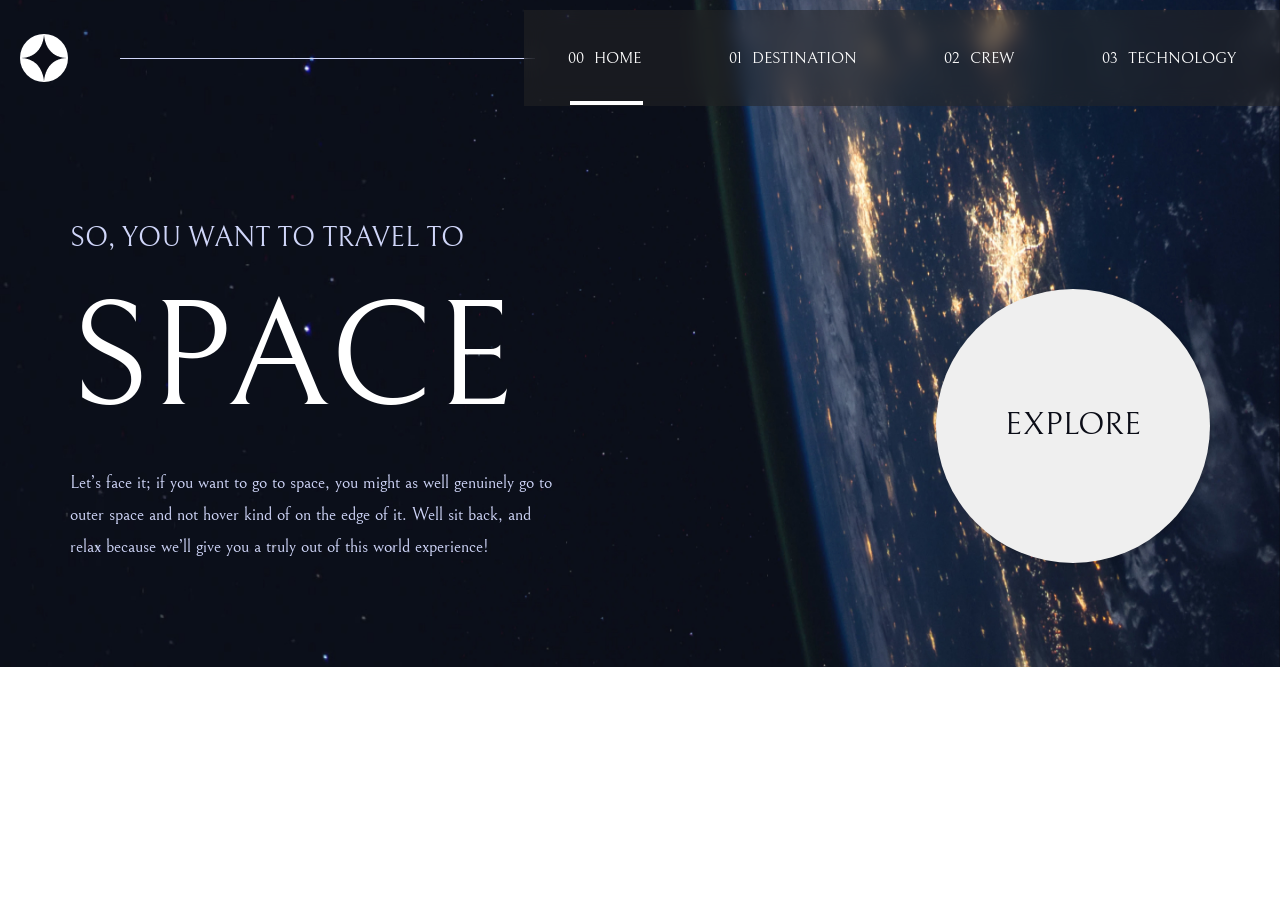
<file: index.html>
<!DOCTYPE html>
<html lang="en">
<head>
    <meta charset="UTF-8">
    <meta http-equiv="X-UA-Compatible" content="IE=edge">
    <meta name="viewport" content="width=device-width, initial-scale=1.0">
    <!--main css file-->
    <link rel="stylesheet" href="styles/master.css">
    <!--normalize css file-->
    <link rel="stylesheet" href="styles/normalize.css">
    <!--fontawosme css file-->
    <link rel="stylesheet" href="styles/all.min.css"> 
    <link rel="stylesheet" href="https://cdnjs.cloudflare.com/ajax/libs/font-awesome/4.7.0/css/font-awesome.min.css">
    <!--google font-->
    <link rel="preconnect" href="https://fonts.googleapis.com">
    <link rel="preconnect" href="https://fonts.gstatic.com" crossorigin>
    <link href="https://fonts.googleapis.com/css2?family=Bellefair&display=swap" rel="stylesheet">
    <link rel="preconnect" href="https://fonts.googleapis.com">
    <link rel="preconnect" href="https://fonts.gstatic.com" crossorigin>
    <link href="https://fonts.googleapis.com/css2?family=Barlow:wght@100;200;300;400&display=swap" rel="stylesheet">
    <title>Space X</title>
</head>
<body>
    <div class="landing-page">
        <nav>
            <div class="left-side">
                <div class="logo">
                    <div class="cricle"></div>
                    <img src="img/Path.png" alt="">
                </div>
            </div>
            <div class="midlle-side">
                <hr>
            </div>
            <div class="right-side">
                <ul>
                    <li><a  href="index.html">00 HOME</a><a class="hr" href="index.html"><hr></a></li>
                    <li><a  href="destination.html">01 DESTINATION</a><a class="hr" href="destination.html"><hr></a></li>
                    <li><a  href="crew.html"> 02 CREW</a> <hr class="hr3"></li>
                    <li><a  href="technology.html">03 TECHNOLOGY</a><hr class="hr4"></li>                
                </ul>
            </div>
            <div class="icon-list">
                <a onclick="actoin2();" id="list" href="#">
                    <div class="icon"></div>
                    <div class="icon"></div>
                    <div class="icon"></div>
                </a>
            </div>
            <div class="side-lise">
                <a onclick="exit();" class="exit" href="#">&#x2715</a>
                <ul class="side-ul">
                    <li>
                        <ul class="sub-menu">
                            <li><a href="index.html">00 HOME</a></li>
                            <li><a href="destination.html">01 DESTINATION</a></li>
                            <li><a href="crew.html">02 CREW</a></li>
                            <li><a href="technology.html">03 TECHNOLOGY</a></li>
                        </ul>
                    </li>
                </ul>
                
            </div>
        </nav>
        <div class="container">
            <div class="landing-content">
                <div class="content-box">
                    <p class="frist-p">SO, YOU WANT TO TRAVEL TO</p>
                    <h1>SPACE</h1>
                    <p class="second-p">
                        Let’s face it; if you want to go to space,
                        you might as well genuinely go to outer space and not hover
                        kind of on the edge of it. Well sit back, and relax because
                        we’ll give you a truly out of this world experience!
                    </p>
                </div>
            </div>
            <div class="down-sec">
                <button>EXPLORE</button>
                <div class="landing-button">
                    
                </div>
            </div>
        </div>
    </div>
    <script src="scripts/main.js"></script>
</body>
</html>
</file>
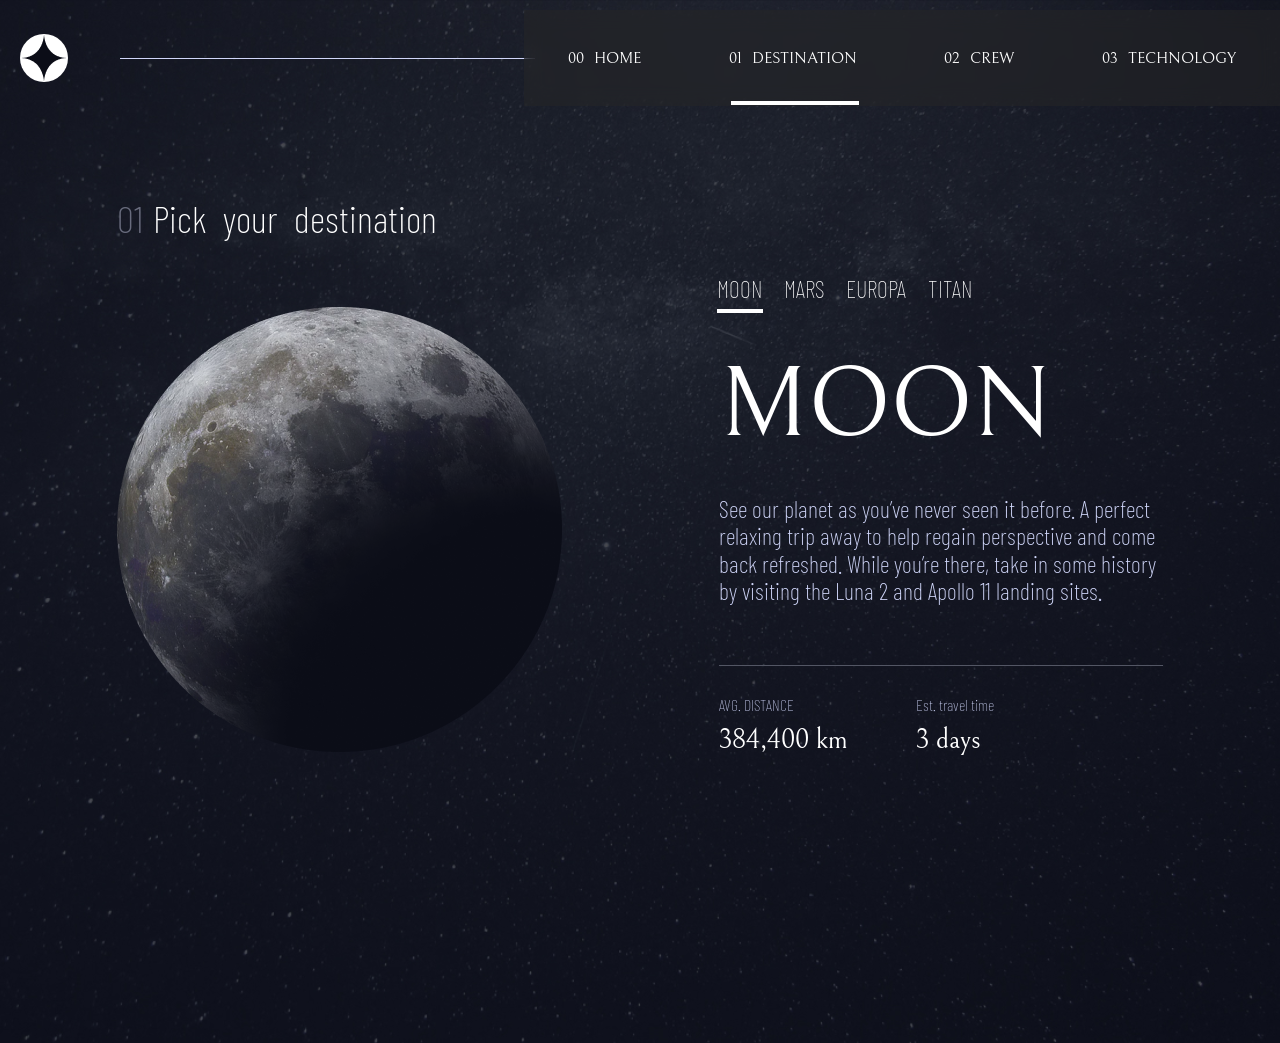
<file: destination.html>
<!DOCTYPE html>
<html lang="en">
<head>
    <meta charset="UTF-8">
    <meta http-equiv="X-UA-Compatible" content="IE=edge">
    <meta name="viewport" content="width=device-width, initial-scale=1.0">
    <!--main css file-->
    <link rel="stylesheet" href="styles/master.css">
    <!--normalize css file-->
    <link rel="stylesheet" href="styles/normalize.css">
    <!--fontawosme css file-->
    <link rel="stylesheet" href="styles/all.min.css"> 
    <link rel="stylesheet" href="https://cdnjs.cloudflare.com/ajax/libs/font-awesome/4.7.0/css/font-awesome.min.css">
    <!--google font-->
    <link rel="preconnect" href="https://fonts.googleapis.com">
    <link rel="preconnect" href="https://fonts.gstatic.com" crossorigin>
    <link href="https://fonts.googleapis.com/css2?family=Bellefair&display=swap" rel="stylesheet">
    <link rel="preconnect" href="https://fonts.googleapis.com">
    <link rel="preconnect" href="https://fonts.gstatic.com" crossorigin>
    <link href="https://fonts.googleapis.com/css2?family=Barlow:wght@100;200;300;400&display=swap" rel="stylesheet">
    <link rel="preconnect" href="https://fonts.googleapis.com">
    <link rel="preconnect" href="https://fonts.gstatic.com" crossorigin>
    <link href="https://fonts.googleapis.com/css2?family=Barlow+Condensed:wght@100;200;300;400;500;600;700&family=Barlow:wght@100;200;300;400&display=swap" rel="stylesheet">
    <title>Space X</title>
</head>
<body>
    <div class="landing-page destination">
        <nav>
            <div class="left-side">
                <div class="logo">
                    <div class="cricle"></div>
                    <img src="img/Path.png" alt="">
                </div>
            </div>
            <div class="midlle-side">
                <hr>
            </div>
            <div class="right-side">
                <ul>
                    <li><a  href="index.html">00 HOME</a><a class="hr" href="index.html"><hr></a></li>
                    <li><a  href="destination.html">01 DESTINATION</a><a class="hr" href="destination.html"><hr></a></li>
                    <li><a  href="crew.html"> 02 CREW</a><a class="hr" href="crew.html"><hr></a></li>
                    <li><a  href="technology.html">03 TECHNOLOGY</a><a class="hr" href="technology.html"><hr></a></li>                
                </ul>
            </div>
            <div class="icon-list">
                <a onclick="actoin2();" id="list" href="#">
                    <div class="icon"></div>
                    <div class="icon"></div>
                    <div class="icon"></div>
                </a>
            </div>
            <div class="side-lise">
                <a onclick="exit();" class="exit" href="#">&#x2715</a>
                <ul class="side-ul">
                    <li>
                        <ul class="sub-menu">
                            <li><a href="index.html">00 HOME</a></li>
                            <li><a href="destination.html">01 DESTINATION</a></li>
                            <li><a href="crew.html">02 CREW</a></li>
                            <li><a href="technology.html">03 TECHNOLOGY</a></li>
                        </ul>
                    </li>
                </ul>
                
            </div>
        </nav>
        <div class="slider-container">
            <div class="detination-navbar">
                <ul>
                    <li><a class="frist-a" data-index="1" href="#MOON">MOON</a> <a class="hr" href="#MOON"><hr></a></li>
                    <li><a class="frist-a" data-index="2" href="#MARS">MARS</a><a class="hr" href="#MARS"><hr></a></li>
                    <li><a class="frist-a" data-index="3" href="#EUROPA">EUROPA</a><a class="hr" href="#EUROPA"><hr></a></li>
                    <li><a class="frist-a" data-index="4"  href="#TITAN">TITAN</a><a class="hr" href="#TITAN"><hr></a></li>
                </ul>
            </div>
            <div class="container ">
                <div class="destination-left-side">
                    <p><span class="number">01</span>Pick your destination</p>
                    <img src="img/moon.png" alt="">
                </div>
                <div class="destination-right-side">
                    <div class="cards-container">
                        <div class="card">
                            <div class="content-box">
                                <h1>MOON</h1>
                                <p>
                                    See our planet as you’ve never seen it before.
                                    A perfect relaxing trip away to help regain
                                    perspective and come back refreshed. While you’re
                                    there, take in some history by visiting the Luna 2
                                    and Apollo 11 landing sites.
                                </p>
                            </div>
                            <div class="middle">
                                <hr class="card-hr">
                            </div>
                            <div class="number-box">
                                <div class="number-card">
                                    <p class="header">AVG. DISTANCE</p>
                                    <p class="describtion">384,400 km</p>
                                </div>
                                <div class="number-card">
                                    <p class="header">Est. travel time</p>
                                    <p class="describtion">3 days</p>
                                </div>
                            </div>
                        </div>
                    </div>
                </div>
            </div>
            <div class="container ">
                <div class="destination-left-side">
                    <p><span class="number">01</span>Pick your destination</p>
                    <img src="img/mars.png" alt="">
                </div>
                <div class="destination-right-side">
                    <div class="cards-container">
                        <div class="card">
                            <div class="content-box">
                                <h1>MARS</h1>
                                <p>
                                    Don’t forget to pack your hiking boots. You’ll 
                                    need them to tackle Olympus Mons, the tallest planetary
                                    mountain in our solar system. It’s two and a half times
                                    the size of Everest!
                                </p>
                            </div>
                            <div class="middle">
                                <hr class="card-hr">
                            </div>
                            <div class="number-box">
                                <div class="number-card">
                                    <p class="header">AVG. DISTANCE</p>
                                    <p class="describtion">225 MIL. km</p>
                                </div>
                                <div class="number-card">
                                    <p class="header">Est. travel time</p>
                                    <p class="describtion">9 months</p>
                                </div>
                            </div>
                        </div>
                    </div>
                </div>
            </div>
            <div class="container ">
                <div class="destination-left-side">
                    <p><span class="number">01</span>Pick your destination</p>
                    <img src="img/EUROPA.png" alt="">
                </div>
                <div class="destination-right-side">
                    <div class="cards-container">
                        <div class="card">
                            <div class="content-box">
                                <h1>EUROPA</h1>
                                <p>
                                    The smallest of the four Galilean moons orbiting
                                    Jupiter, Europa is a winter lover’s dream. With
                                    an icy surface, it’s perfect for a bit of ice skating,
                                    curling, hockey, or simple relaxation in your snug wintery cabin.
                                </p>
                            </div>
                            <div class="middle">
                                <hr class="card-hr">
                            </div>
                            <div class="number-box">
                                <div class="number-card">
                                    <p class="header">AVG. DISTANCE</p>
                                    <p class="describtion">628 MIL. km</p>
                                </div>
                                <div class="number-card">
                                    <p class="header">Est. travel time</p>
                                    <p class="describtion">3 years</p>
                                </div>
                            </div>
                        </div>
                    </div>
                </div>
            </div>
            <div class="container ">
                <div class="destination-left-side">
                    <p><span class="number">01</span>Pick your destination</p>
                    <img src="img/TITAN.png" alt="">
                </div>
                <div class="destination-right-side">
                    <div class="cards-container">
                        <div class="card">
                            <div class="content-box">
                                <h1>TITAN</h1>
                                <p>
                                    The only moon known to have a dense atmosphere other
                                    than Earth, Titan is a home away from home 
                                    (just a few hundred degrees colder!). As a bonus, you
                                    get striking views of the Rings of Saturn.
                                </p>
                            </div>
                            <div class="middle">
                                <hr class="card-hr">
                            </div>
                            <div class="number-box">
                                <div class="number-card">
                                    <p class="header">AVG. DISTANCE</p>
                                    <p class="describtion">1.6 BIL. km</p>
                                </div>
                                <div class="number-card">
                                    <p class="header">Est. travel time</p>
                                    <p class="describtion">7 years</p>
                                </div>
                            </div>
                        </div>
                    </div>
                </div>
            </div>
        </div>
    <script src="scripts/main.js"></script>
</body>
</file>
<file: styles/master.css>
/** global rules **/
* {
    -webkit-box-sizing: border-box;
    -moz-box-sizing: border-box;
    box-sizing: border-box;
    margin: 0;
    padding: 0;
}
:root{
    --main-background-color: #0B0D17;
    --main-text-color: #FFFFFF;
    --second-text-color: #D0D6F9;
}
html{
    scroll-behavior: smooth;
}
body{
    font-family: 'Bellefair';
}
ul{
    list-style: none;
    padding: 0;
    margin: 0;
}
ul a{
    text-decoration: none;

}
hr{
    border: none;
}
.container {
    padding-left: 15px;
    padding-right: 15px;
    margin-left: auto;
    margin-right: auto;
}
  /* Small */
@media (min-width: 768px) {
    .container {
    width: 750px;
    }
}
  /* Medium */
@media (min-width: 992px) {
    .container {
    width: 970px;
    }
}
  /* Large */
@media (min-width: 1200px) {
    .container {
    width: 1170px;
    }
}
/* navbar */
.landing-page{
    position: relative;
    width: 100%;
    overflow: hidden;
    height: 667px;
}

.landing-page::before {
    content: "";
    position: absolute;
    top: 0;
    left: 0px;
    background-image: url('../img/Bitmap.jpg'); 
    background-size: cover; 
    background-position: center;
    width: 100%;
    height: 100%;
    z-index: -1; 
}
nav{
    display: flex;
    justify-content: space-between;
    align-items: flex-start;
    height: 96px;
    padding: 10px 0 0 20px;
    position: relative;
}
.left-side{
    height: 96px;
    display: flex;
    align-items: center;
    justify-content: center;
}
.logo{
    position: relative;
}
.left-side img{
    position: absolute;
    left: 0;
    top: 0;
}
.cricle{
    width: 48px;
    height: 48px;
    background-color: var(--main-text-color);
    border-radius: 25px;
}
.midlle-side{
    display: flex;
    flex-direction: column;
    justify-content: center;
    align-items: flex-start;
    height: 96px;
    width: 33%;
    margin-right: -5%;
}
.midlle-side hr{
    border-top: solid 1px #D0D6F9;
    width: 100%;
    flex-shrink: 0;
}
.right-side{
    width: 60%;
    height: 96px;
    display: flex;
    flex-direction: column;
    justify-content: center;
    position: relative;
    z-index: 999;
}
.right-side::before{
    content: "";
    position: absolute;
    top: 0;
    left: 0;
    width: 100%;
    height: 100%;
    background-color: rgba(39, 38, 38, 0.5); 
    background-size: cover;
    background-position: center;
    backdrop-filter: blur(10px);
    z-index: -1;
}
.right-side ul{
    display: flex;
    justify-content: space-around;
    width: 100%;
}
.right-side ul li{
    height: 50%;
    display: flex;
    flex-direction: column;
    justify-content: space-between;
    align-items: center;
    position: relative;
    cursor: pointer;
}
.right-side ul li .hr{
    width: 0;
    border-top: solid 4px var(--second-text-color);
    position: absolute;
    bottom: -47px;
    transition:  0.2s ease; 
    text-align: center;
    margin-left: 5%;
}
.right-side ul li .active{
    width: 100%;
    border-top: solid 4px var(--main-text-color);
    position: absolute;
    bottom: -47px;
    transition:  0.2s ease; 
    display: flex;
    margin-left: 5px;
}
.right-side ul li:hover .hr{
    width: 100%;
}
.right-side ul li a{
    color: var(--main-text-color);
    word-spacing: 6px;
    font-size: 16px;
}
.side-lise{
    height: 1024px;
    display: none;
    flex-direction: column;
    justify-content: center;
    position: relative;
    width: 80%;
    padding-left: 30px;
    z-index: 999;
}
.side-lise::before{
    content: "";
    position: absolute;
    top: 0;
    left: 0;
    width: 100%;
    height: 100%;
    background-color: rgba(39, 38, 38, 0.5); 
    background-size: cover;
    background-position: center;
    backdrop-filter: blur(10px);
    z-index: -1;
}
.side-lise .exit{
    display: flex;
    justify-content: center;
    font-size: 30px;
    width: 25px;
    height: 25px;
    color: var(--second-text-color);
    text-decoration: none;
    position: absolute;
    top: 5%;
    right: 10%;
}
.icon-list{
    position: absolute;
    right: 20px;
    top: 40px;
    display: none;
    

}
.icon{
    width: 28px;
    height: 5px;
    background-color: var(--main-text-color);
    margin-bottom: 5px;
    border-radius: 14px;
}
.side-lise .side-ul{
    height: 68%;
}
.side-lise .sub-menu{
    display: flex;
    flex-direction: column;
    justify-content: space-around;
    align-items: flex-start;
    width: 100%;
    height: 230px;
    margin-bottom: 70%;

}
.side-lise .sub-menu li a{
    color: var(--main-text-color);
    word-spacing: 6px;
    font-size: 16px;
}


@media (max-width: 880px){
    .midlle-side {
        width: 30%;
        margin-right: -5%;
    }
}
@media (max-width: 768px){

    .landing-page::before {
        content: "";
        position: absolute;
        top: -2px;
        left: 0;
        background-image: url('../img/Bitmap-2.jpg'); 
        background-size: cover; 
        background-position: center;
        width: 100%;
        height: 100%;
        z-index: -1; 
    }
    nav{
        padding-top: 0;
    }
    .midlle-side hr{
        display: none;
    }
    .right-side ul{
        padding: 0 10px 0 0;
    }
    .right-side ul li a{
        font-size: 14px;
    }
}
@media (max-width: 630px){
    .right-side ul li a{
        font-size: 12px;
    }
}
@media (max-width: 568px){
    .right-side{
        display: none;
    }
    .icon-list{
        display: block;
    }

    .side-lise ul .sub-menu{
        width: 254px;
    }
}
/* landing page */
.landing-page .container{
    display: flex;
    justify-content: space-between;
    align-items: flex-end;   
    height: 70%; 
}
.landing-page .container .landing-content{
    width: 50%;
}

.landing-page .container .landing-content .content-box .frist-p{
    color: var(--second-text-color);
    font-size: 28px;
}
.landing-page .container .landing-content .content-box h1{
    color: var(--main-text-color);
    font-size: 150px;
    margin: 20px 0 20px;
    font-weight: 400;
}
.landing-page .container .landing-content .content-box .second-p{
    color: var(--second-text-color);
    font-size: 18px;
    width: 85%;
    line-height: 32px;
}
.landing-page .container .down-sec{

    position: relative;
    display: flex;
    flex-direction: column;
    align-items: center;
    justify-content: center;
}
.landing-page .container .landing-button{
    width: 0;
    height: 0;
    border-radius: 207px;
    background-color: rgba(97, 97, 97, 0.7);
    transition: 0.4s ease;
    position: absolute;
    z-index: -1;
}

.landing-page .container button{
    width: 274px;
    height: 274px;
    border: none;
    border-radius: 137px;
    color: var(--main-background-color);
    font-size: 32px;
    font-weight: 100;
    cursor: pointer;
    box-shadow: 2px 2px 4px rgba(0, 0, 0, 0.15);
}
.landing-page .container .down-sec:hover .landing-button{
    width: 384px;
    height: 384px;
}
@media (max-width: 768px){
    .landing-page{
        height: 1024px;
    }
    .landing-page .container{
        display: flex;
        flex-direction: column;
        justify-content: space-between;
        align-items: center;   
        height: 70%; 
    }
    .landing-page .container .landing-content{
        display: flex;
        flex-direction: column;
        justify-content: center;
        align-items: center;
        height: 50%;
        width: 50%;
        margin-top: 10%;
        margin-bottom: 10%;
    }
    .landing-page .container .landing-content .content-box .frist-p{
        font-size: 20px;
        text-align: center;
    }
    .landing-page .container .landing-content .content-box h1{
        letter-spacing: 4px;
        margin: 15px 0 15px;
        font-weight: 400;
    }
    .landing-page .container .landing-content .content-box .second-p{
        font-size: 16px;
        line-height: 32px;
        text-align: center;
        width: 100%;
    }
    .landing-page .container .down-sec{
        margin-bottom: -30%;
        height: 50%;
        width: 50%;
    }
    .landing-page .container button{
        width: 242px;
        height: 242px;
        border-radius: 121px;
        font-size: 32px;
    }
    .landing-page .container .down-sec:hover .landing-button{
        width: 334px;
        height: 334px;
        border-radius: 167px;
    }
}
@media (max-width: 568px){
    .landing-page .container .landing-content .content-box h1{
        font-size: 100px;
        margin: 30px 0 30px;
    }
    .landing-page .container .landing-content .content-box .second-p{
        font-size: 15px;
        width: 150%;
        margin-left: -23%;
    }
    .landing-page .container .down-sec{
        margin-bottom: -25%;
    }
    .landing-page .container button{
        width: 220px;
        height: 220px;
        border-radius: 110px;
        font-size: 32px;
    }
    .landing-page .container .down-sec:hover .landing-button{
        width: 334px;
        height: 334px;
        border-radius: 167px;
    }
}
@media (max-width: 568px){
    .landing-page .container .landing-content .content-box .second-p{
        font-size: 15px;
        width: 130%;
        margin-left: -13%;
    }
}
@media (max-width: 428px){
    .landing-page .container .landing-content .content-box .frist-p{
        font-size: 16px;
    }
    .landing-page .container .landing-content .content-box h1{
        font-size: 80px;
        margin: 30px 0 30px;
    }
    .landing-page .container .landing-content .content-box .second-p{
        font-size: 15px;
        width: 130%;
        margin-left: -14.5%;
    }
    .landing-page .container button{
        width: 190px;
        height: 190px;
        border-radius: 95px;
        font-size: 20px;
    }
    .landing-page .container .down-sec:hover .landing-button{
        width: 300px;
        height: 300px;
        border-radius: 150px;
    }
}
@media (max-width: 368px){
    .landing-page .container .landing-content .content-box .second-p{
        font-size: 15px;
        width: 110%;
        margin-left: -5%;
    }
    .landing-page .container button{
        width: 150px;
        height: 150px;
        border-radius: 75px;
        font-size: 20px;
    }
    .landing-page .container .down-sec:hover .landing-button{
        width: 280px;
        height: 280px;
        border-radius: 140px;
    }
}
/* destination page */
.destination{
    position: relative;
    width: 100%;
    overflow: hidden;
    height: 100%;
}

.destination::before {
    content: "";
    position: absolute;
    top: 0;
    left: 0px;
    background-image: url('../img/detination-bitmap.jpg'); 
    background-size: cover; 
    background-position: center;
    width: 100%;
    height: 100%;
    z-index: -1; 
}
.slider-container {
    position: relative;
    width: 100%;
    height: 1024px;
}
.slider-container .container {
    position: absolute;
    top: -100%;
    left: 8%;
    right: 8%;
    opacity: 0;
    transition: opacity 1s;
    z-index: 1;
    display: flex;
    justify-content: space-between;
    align-items: flex-end;
    width: 84%;
}
.slider-container .activee {
    opacity: 1;
    top: 2%;

}

.destination .destination-left-side{
    width: 50%;
    
}
.destination .destination-left-side p{
    font-family: 'Barlow Condensed', sans-serif;
    font-weight: 200;
    color: var(--main-text-color);
    font-size: 38px;
    word-spacing: 8px;
    width: 100%;
}
.destination .destination-left-side p .number{
    font-size: 38px;
    margin-right: 10px;
    color: var(--second-text-color);
    filter: brightness(50%);
}
.destination .destination-left-side img{
    width: 445px;
    margin-left: 0px;
    margin-top: 15%;
}
.destination .destination-right-side{
    width: 50%;
    margin-left: 15%;
}
.destination  .detination-navbar{
    width: 100%;
    margin-bottom: -6%;
}
.destination .detination-navbar ul{
    display: flex;
    justify-content: space-between;
    align-items: flex-start;
    width: 20%;
    position: absolute;
    top: 25%;
    right: 24%;
    z-index: 999;
}
.destination .detination-navbar ul li{
    height: 50%;
    display: flex;
    flex-direction: column;
    justify-content: space-between;
    align-items: center;
    cursor: pointer;
}
.destination .detination-navbar ul li a{
    color: var(--main-text-color);
    font-size: 24px;
    font-family: 'Barlow Condensed', sans-serif;
    font-weight: 100;
}
.destination  .detination-navbar li .hr{
    width: 0;
    border-top: solid 4px var(--second-text-color);
    position: absolute;
    bottom: -10px;
    transition:  0.2s ease; 
    text-align: center;
}
.destination  .detination-navbar ul li .active{
    width: 18%;
    border-top: solid 4px var(--main-text-color);
    position: absolute;
    bottom: -10px;
    transition:  0.2s ease; 
    display: flex;
}
.destination  .detination-navbar li:hover .hr{
    width: 18%;
}

.destination .destination-right-side .content-box h1{
    color: var(--main-text-color);
    font-size: 100px;
    font-weight: 400;
}
.destination .destination-right-side .content-box p{
    color: var(--second-text-color);
    font-size: 24px;
    font-family: 'Barlow Condensed', sans-serif;
    font-weight: 200;
    width: 100%;
    margin-top: -8%;
}
.destination .destination-right-side .card-hr{
    width: 100%;
    border-top: solid 1px var(--second-text-color);
    margin: 60px 0 30px;
    filter: brightness(40%);
}
.destination .destination-right-side .number-box{
    display: flex;
    justify-content: space-between;
    align-items: flex-start;
    width: 62%;
}
.destination .destination-right-side .number-box .number-card .header{
    color: var(--second-text-color);
    font-size: 16px;
    font-weight: 100;
    font-family: 'Barlow Condensed', sans-serif;
    margin-bottom: 10px;
}
.destination .destination-right-side .number-box .number-card .describtion{
    color: var(--main-text-color);
    font-size: 28px;
    font-weight: 200;
}
@media (max-width: 1168px){
    .destination .detination-navbar ul{
        width: 30%;
        top: 20%;
        right: 10%;
    }
}
@media (max-width: 1114px){
    .destination .detination-navbar ul{
        width: 30%;
        top: 17%;
        right: 13%;
    }
    .destination .destination-left-side{
        height: 80%;
        width: 40%;
    }
    .destination .destination-left-side img{
        width: 300px;
    }
    .destination .destination-left-side p  {
        font-size: 28px;
    }
    .destination .destination-left-side p .number {
        font-size: 28px;
    }
    .destination .destination-right-side{
        height: 80%;
        width: 40%;
    }
    .destination .destination-right-side .content-box h1{
        font-size: 80px;
    }
    .destination .destination-right-side .content-box p{
        width: 100%;
        font-size: 16px;
    }
    .destination .destination-right-side .number-box{
        width: 100%;
    }
}
@media (max-width: 768px){
    .destination{
        position: relative;
        width: 100%;
        height: 1300px;
    }
    .destination::before {
        content: "";
        position: absolute;
        top: 0;
        left: 0;
        background-image: url('../img/detination-bitmap-2.jpg'); 
        background-size: cover; 
        background-position: center;
        width: 100%;
        height: 100%;
        z-index: -1; 
    }
    .describtion .container{
        flex-direction: column;
        justify-content: center;
        align-items: center;
    }
    .destination .destination-left-side p{
        font-weight: 200;
        font-size: 38px;
        word-spacing: 8px;
        margin-left: 20px;
        margin-bottom: 50px;
    }
    .destination .destination-left-side p .number{
        font-size: 38px;
    }
    .destination .destination-left-side img{
        width: 300px;
        margin-left: 0;
        margin-top: 5%;
        margin-bottom: 50px;

    }
    .destination .destination-left-side{
        width: 100%;
        display: flex;
        flex-direction: column;
        align-items: center;
        margin-top: 60px;
    }
    .destination .destination-right-side{
        width: 100%;
        margin-left: 0;
        margin-top: 50px;
        margin-bottom: 100px;
        display: flex;
        flex-direction: column;
        align-items: center;
    }
    .destination  .detination-navbar{
        width: 100%;
        height: 50%;
    }
    .destination .detination-navbar ul{
        width: 50%;
        top: 56%;
        right: 25%;
    }
    .destination .destination-right-side .content-box{
        display: flex;
        flex-direction: column;
        align-items: center;
    }
    .destination .destination-right-side .content-box h1{
        font-size: 80px;
        text-align: center;
        margin-bottom: 5px;
        margin-top: 60px;
    }
    .destination .destination-right-side .content-box p {
        text-align: center;
        font-size: 28px;
        line-height: 38px;
        width: 100%;
        margin-top: 0;
    }
    .destination .destination-right-side .middle{
        display: flex;
        flex-direction: column;
        align-items: center;
    }
    .destination .destination-right-side .card-hr{
        width: 80%;
        margin-top: 50px;
    }
    .destination .destination-right-side .number-box{
        justify-content: space-around;
        align-items: center;
        width: 100%;
    }
    .destination .destination-right-side .number-box .header,.describtion{
        text-align: center;
    }
    
}
@media (max-width: 568px){
    .slider-container .container {
        top: 2%;
    
    }
    .destination .destination-left-side{
        margin-top: 10px;
    }
    .destination .destination-left-side img{
        width: 200px;
        margin-left: 0;
        margin-top: 2%;
    }
    .destination .destination-left-side p{
        text-align: center;
        margin-left: 0;
        font-size: 28px;

    }
    .destination .destination-left-side p .number{
        font-size: 28px;
    }
    .destination .detination-navbar ul{
        width: 50%;
        top: 39%;
        right: 25%;
    }
}
@media (max-width: 468px){

    .destination .destination-left-side{
        margin-top: 10px;
    }
    .destination .destination-left-side img{
        width: 170px;
        margin-left: 0;
        margin-top: 2%;
    }
    .destination .destination-left-side p{
        text-align: center;
        margin-left: 0;
    }
    .destination .detination-navbar ul{
        width: 70%;
        top: 35%;
        right: 15%;
    }
    .destination .destination-left-side p{
        text-align: center;
        margin-left: 0;
        font-size: 28px;

    }
    .destination .destination-left-side p .number{
        font-size: 28px;
    }
    .destination .destination-right-side .content-box p {
        font-size: 18px;
    }
    .destination .destination-right-side .number-box{
        flex-direction: column;
    }
    .destination .destination-right-side .number-box .number-card{
        margin-bottom: 25px;
    }
}
</file>
